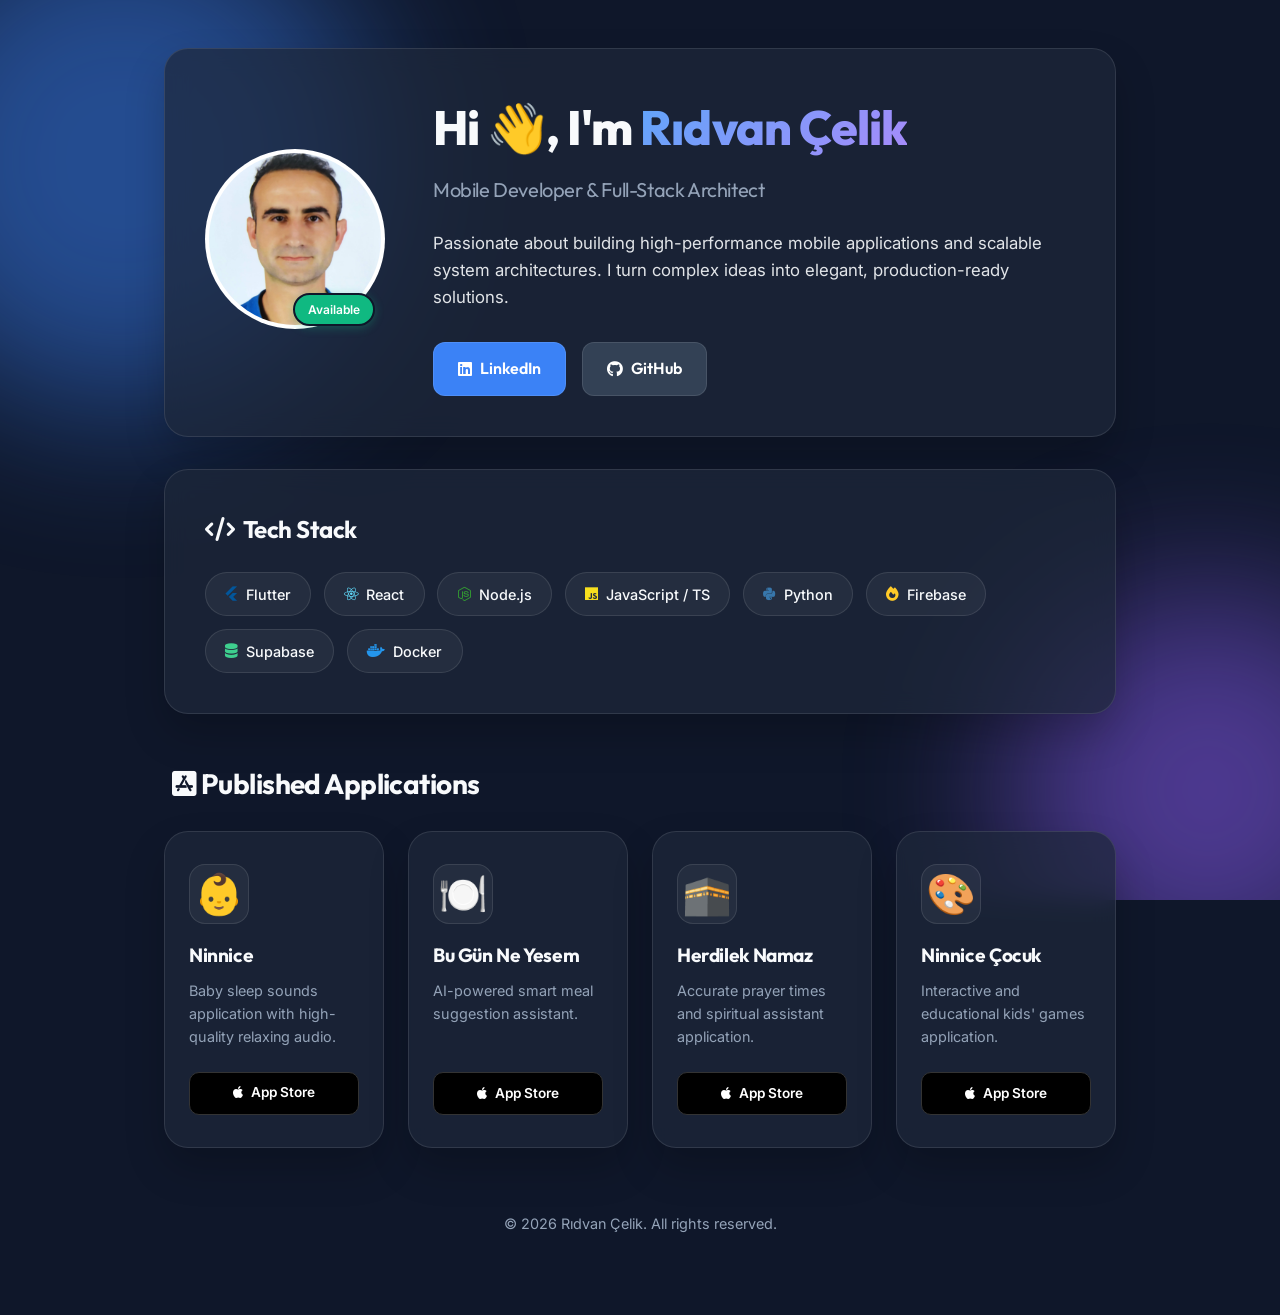
<file: index.html>
<!DOCTYPE html>
<html lang="en">
<head>
    <meta charset="UTF-8">
    <meta name="viewport" content="width=device-width, initial-scale=1.0">
    <title>Rıdvan Çelik | Mobile Developer & Full-Stack Architect</title>
    <meta name="description" content="Portfolio of Rıdvan Çelik, a Software Engineer specializing in high-performance mobile applications and scalable system architectures.">
    
    <!-- Open Graph / Social Media Meta Tags -->
    <meta property="og:title" content="Rıdvan Çelik | Mobile Developer & Full-Stack Architect">
    <meta property="og:description" content="Explore my portfolio, App Store projects, and full-stack system architectures.">
    <meta property="og:type" content="website">
    <meta property="og:url" content="https://ridvance.github.io/">
    <meta property="og:image" content="https://ridvance.github.io/assets/profile.png">
    
    <!-- Google Fonts -->
    <link rel="preconnect" href="https://fonts.googleapis.com">
    <link rel="preconnect" href="https://fonts.gstatic.com" crossorigin>
    <link href="https://fonts.googleapis.com/css2?family=Outfit:wght@300;400;600;800&family=Inter:wght@400;500&display=swap" rel="stylesheet">
    
    <!-- Icons -->
    <link rel="stylesheet" href="https://cdnjs.cloudflare.com/ajax/libs/font-awesome/6.4.0/css/all.min.css">
    
    <!-- Styles -->
    <link rel="stylesheet" href="style.css">
</head>
<body>
    <div class="blob-c">
        <div class="blob blob-1"></div>
        <div class="blob blob-2"></div>
    </div>

    <div class="container">
        <!-- Hero Section -->
        <header class="hero glass-panel fade-in">
            <div class="hero-content">
                <div class="profile-img-container">
                    <img src="assets/profile.png" alt="Rıdvan Çelik" class="profile-img">
                    <div class="status-badge">Available</div>
                </div>
                <div class="hero-text">
                    <h1>Hi 👋, I'm <span class="highlight">Rıdvan Çelik</span></h1>
                    <h2 class="subtitle">Mobile Developer & Full-Stack Architect</h2>
                    <p class="bio">Passionate about building high-performance mobile applications and scalable system architectures. I turn complex ideas into elegant, production-ready solutions.</p>
                    
                    <div class="social-links">
                        <a href="https://www.linkedin.com/in/ridvancelik-architect/" target="_blank" class="btn btn-primary">
                            <i class="fa-brands fa-linkedin"></i> LinkedIn
                        </a>
                        <a href="https://github.com/Ridvance" target="_blank" class="btn btn-secondary">
                            <i class="fa-brands fa-github"></i> GitHub
                        </a>
                    </div>
                </div>
            </div>
        </header>

        <!-- Tech Stack -->
        <section class="tech-stack glass-panel fade-in slide-up delay-1">
            <h3><i class="fa-solid fa-code"></i> Tech Stack</h3>
            <div class="skills-grid">
                <div class="skill-tag"><i class="fa-brands fa-flutter" style="color: #02569B;"></i> Flutter</div>
                <div class="skill-tag"><i class="fa-brands fa-react" style="color: #61DAFB;"></i> React</div>
                <div class="skill-tag"><i class="fa-brands fa-node-js" style="color: #339933;"></i> Node.js</div>
                <div class="skill-tag"><i class="fa-brands fa-js" style="color: #F7DF1E;"></i> JavaScript / TS</div>
                <div class="skill-tag"><i class="fa-brands fa-python" style="color: #3776AB;"></i> Python</div>
                <div class="skill-tag"><i class="fa-solid fa-fire" style="color: #FFCA28;"></i> Firebase</div>
                <div class="skill-tag"><i class="fa-solid fa-database" style="color: #3ECF8E;"></i> Supabase</div>
                <div class="skill-tag"><i class="fa-brands fa-docker" style="color: #2496ED;"></i> Docker</div>
            </div>
        </section>

        <!-- Apps Section -->
        <section class="apps-section fade-in slide-up delay-2">
            <h3><i class="fa-brands fa-app-store-ios"></i> Published Applications</h3>
            <div class="apps-grid">
                
                <!-- App Card 1 -->
                <div class="app-card glass-panel">
                    <div class="app-icon">👶</div>
                    <h4>Ninnice</h4>
                    <p>Baby sleep sounds application with high-quality relaxing audio.</p>
                    <a href="https://apps.apple.com/tr/app/ninnice-bebek-uyku-sesi/id6759451773" target="_blank" class="app-store-btn">
                        <i class="fa-brands fa-apple"></i> App Store
                    </a>
                </div>

                <!-- App Card 2 -->
                <div class="app-card glass-panel">
                    <div class="app-icon">🍽️</div>
                    <h4>Bu Gün Ne Yesem</h4>
                    <p>AI-powered smart meal suggestion assistant.</p>
                    <a href="https://apps.apple.com/tr/app/bu-g%C3%BCn-ne-yesem/id6760208030" target="_blank" class="app-store-btn">
                        <i class="fa-brands fa-apple"></i> App Store
                    </a>
                </div>

                <!-- App Card 3 -->
                <div class="app-card glass-panel">
                    <div class="app-icon">🕋</div>
                    <h4>Herdilek Namaz</h4>
                    <p>Accurate prayer times and spiritual assistant application.</p>
                    <a href="https://apps.apple.com/tr/app/herdilek-namaz-vakti/id6783141129" target="_blank" class="app-store-btn">
                        <i class="fa-brands fa-apple"></i> App Store
                    </a>
                </div>

                <!-- App Card 4 -->
                <div class="app-card glass-panel">
                    <div class="app-icon">🎨</div>
                    <h4>Ninnice Çocuk</h4>
                    <p>Interactive and educational kids' games application.</p>
                    <a href="https://apps.apple.com/tr/app/ninnice-%C3%A7ocuk-oyunlar%C4%B1/id6783907406" target="_blank" class="app-store-btn">
                        <i class="fa-brands fa-apple"></i> App Store
                    </a>
                </div>

            </div>
        </section>

        <!-- Footer -->
        <footer>
            <p>© 2026 Rıdvan Çelik. All rights reserved.</p>
        </footer>
    </div>

    <script src="script.js"></script>
</body>
</html>
</file>
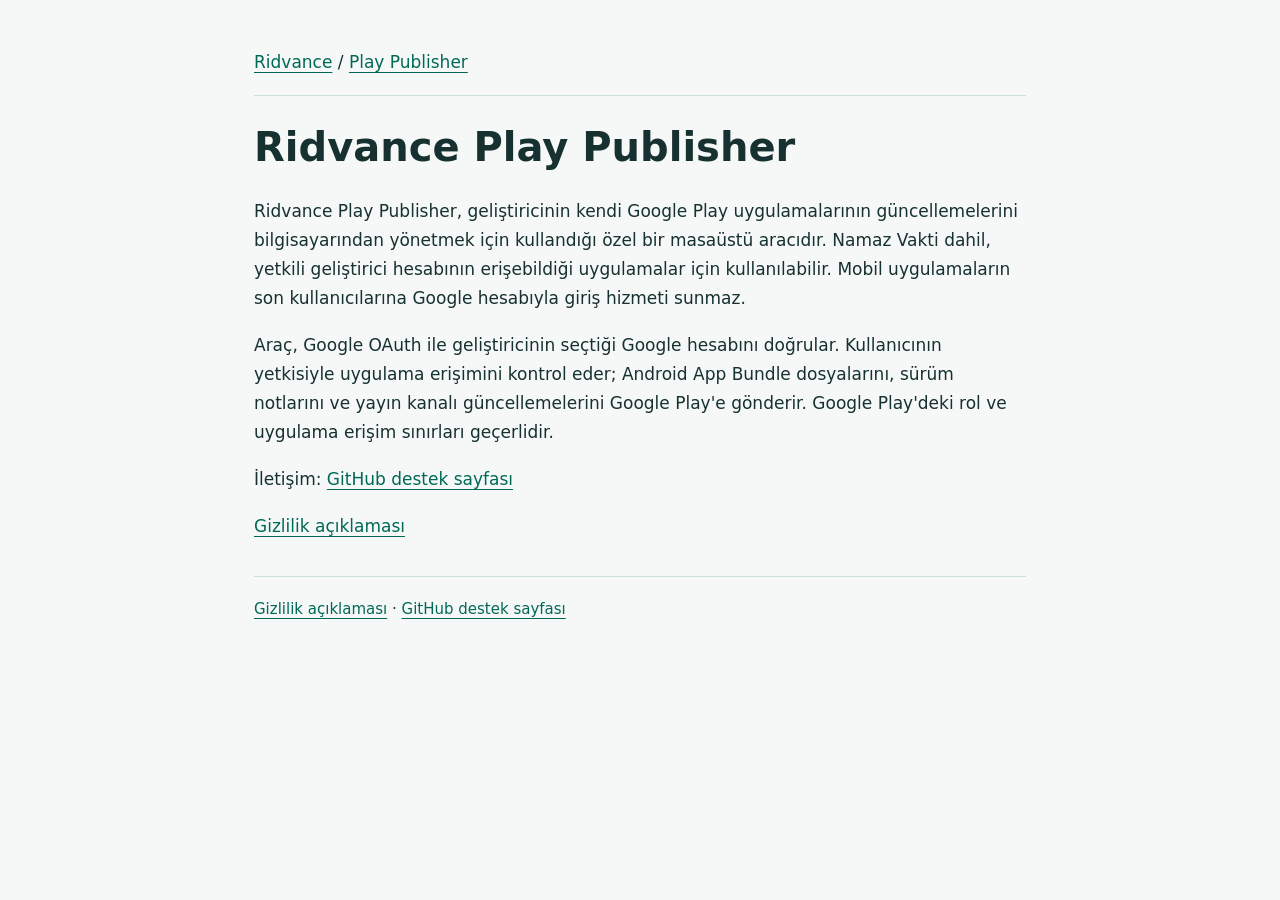
<file: play-publisher/index.html>
<!doctype html>
<html lang="tr"><head><meta charset="utf-8"><meta name="viewport" content="width=device-width,initial-scale=1"><title>Ridvance Play Publisher</title><meta name="description" content="Ridvance Play Publisher masaüstü yayınlama aracının tanıtımı ve veri kullanımı."><style>*{box-sizing:border-box}body{margin:0;background:#f6f8f8;color:#16312f;font:17px/1.7 system-ui,sans-serif}main{max-width:820px;margin:0 auto;padding:48px 24px}h1{font-size:clamp(28px,5vw,40px);line-height:1.2}h2{font-size:23px;margin-top:36px}p{margin:18px 0}a{color:#006956;text-underline-offset:4px}header,footer{border-bottom:1px solid #cdded9;padding-bottom:18px}footer{border:0;border-top:1px solid #cdded9;margin-top:36px;padding-top:20px;font-size:15px}code{overflow-wrap:anywhere}</style></head><body><main><header><a href="/">Ridvance</a> / <a href="index.html">Play Publisher</a></header><h1>Ridvance Play Publisher</h1><p>Ridvance Play Publisher, geliştiricinin kendi Google Play uygulamalarının güncellemelerini bilgisayarından yönetmek için kullandığı özel bir masaüstü aracıdır. Namaz Vakti dahil, yetkili geliştirici hesabının erişebildiği uygulamalar için kullanılabilir. Mobil uygulamaların son kullanıcılarına Google hesabıyla giriş hizmeti sunmaz.</p><p>Araç, Google OAuth ile geliştiricinin seçtiği Google hesabını doğrular. Kullanıcının yetkisiyle uygulama erişimini kontrol eder; Android App Bundle dosyalarını, sürüm notlarını ve yayın kanalı güncellemelerini Google Play&#x27;e gönderir. Google Play&#x27;deki rol ve uygulama erişim sınırları geçerlidir.</p><p>İletişim: <a href="https://github.com/Ridvance/Ridvance.github.io/issues">GitHub destek sayfası</a></p><p><a href="privacy.html">Gizlilik açıklaması</a></p><footer><a href="privacy.html">Gizlilik açıklaması</a> · <a href="https://github.com/Ridvance/Ridvance.github.io/issues">GitHub destek sayfası</a></footer></main></body></html>
</file>
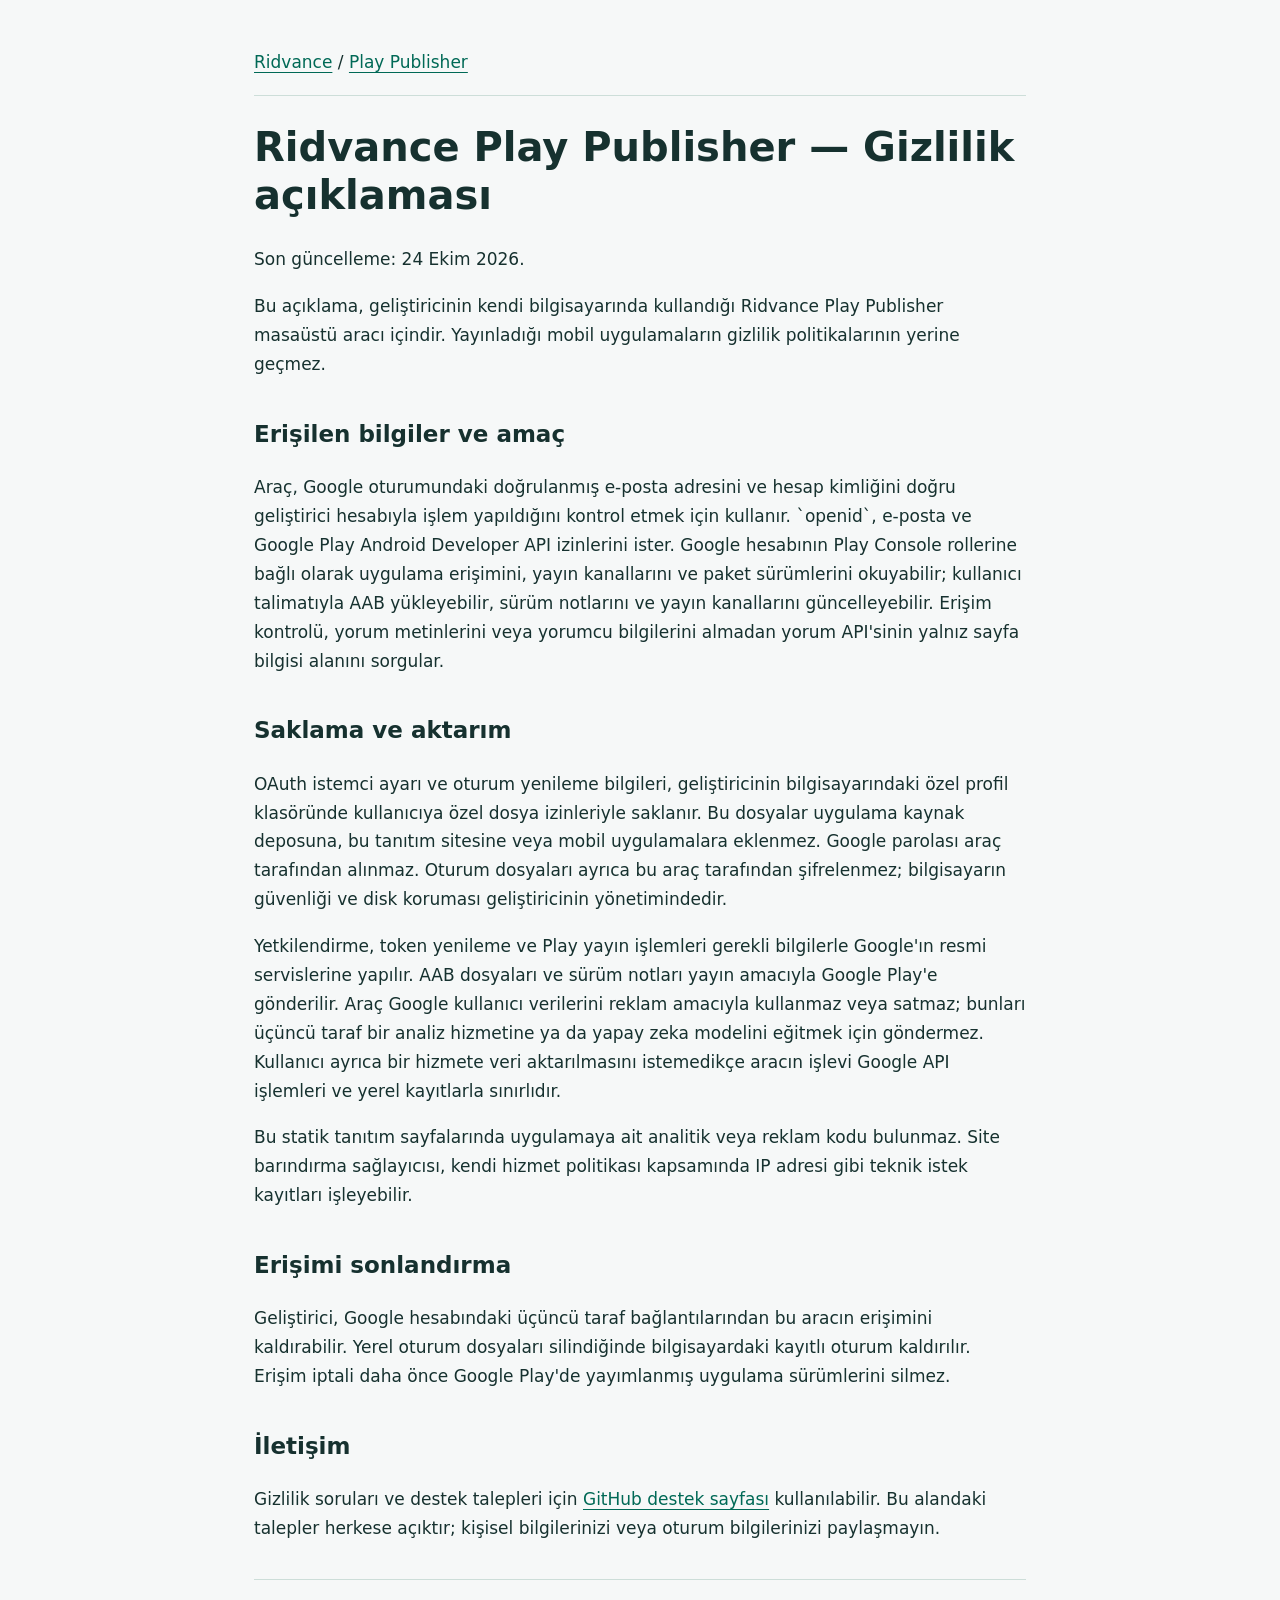
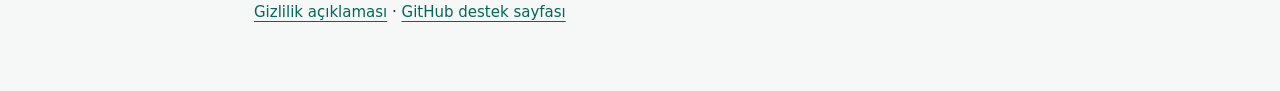
<file: play-publisher/privacy.html>
<!doctype html>
<html lang="tr"><head><meta charset="utf-8"><meta name="viewport" content="width=device-width,initial-scale=1"><title>Ridvance Play Publisher — Gizlilik açıklaması</title><meta name="description" content="Ridvance Play Publisher masaüstü yayınlama aracının tanıtımı ve veri kullanımı."><style>*{box-sizing:border-box}body{margin:0;background:#f6f8f8;color:#16312f;font:17px/1.7 system-ui,sans-serif}main{max-width:820px;margin:0 auto;padding:48px 24px}h1{font-size:clamp(28px,5vw,40px);line-height:1.2}h2{font-size:23px;margin-top:36px}p{margin:18px 0}a{color:#006956;text-underline-offset:4px}header,footer{border-bottom:1px solid #cdded9;padding-bottom:18px}footer{border:0;border-top:1px solid #cdded9;margin-top:36px;padding-top:20px;font-size:15px}code{overflow-wrap:anywhere}</style></head><body><main><header><a href="/">Ridvance</a> / <a href="index.html">Play Publisher</a></header><h1>Ridvance Play Publisher — Gizlilik açıklaması</h1><p>Son güncelleme: 24 Ekim 2026.</p><p>Bu açıklama, geliştiricinin kendi bilgisayarında kullandığı Ridvance Play Publisher masaüstü aracı içindir. Yayınladığı mobil uygulamaların gizlilik politikalarının yerine geçmez.</p><h2>Erişilen bilgiler ve amaç</h2><p>Araç, Google oturumundaki doğrulanmış e-posta adresini ve hesap kimliğini doğru geliştirici hesabıyla işlem yapıldığını kontrol etmek için kullanır. `openid`, e-posta ve Google Play Android Developer API izinlerini ister. Google hesabının Play Console rollerine bağlı olarak uygulama erişimini, yayın kanallarını ve paket sürümlerini okuyabilir; kullanıcı talimatıyla AAB yükleyebilir, sürüm notlarını ve yayın kanallarını güncelleyebilir. Erişim kontrolü, yorum metinlerini veya yorumcu bilgilerini almadan yorum API&#x27;sinin yalnız sayfa bilgisi alanını sorgular.</p><h2>Saklama ve aktarım</h2><p>OAuth istemci ayarı ve oturum yenileme bilgileri, geliştiricinin bilgisayarındaki özel profil klasöründe kullanıcıya özel dosya izinleriyle saklanır. Bu dosyalar uygulama kaynak deposuna, bu tanıtım sitesine veya mobil uygulamalara eklenmez. Google parolası araç tarafından alınmaz. Oturum dosyaları ayrıca bu araç tarafından şifrelenmez; bilgisayarın güvenliği ve disk koruması geliştiricinin yönetimindedir.</p><p>Yetkilendirme, token yenileme ve Play yayın işlemleri gerekli bilgilerle Google&#x27;ın resmi servislerine yapılır. AAB dosyaları ve sürüm notları yayın amacıyla Google Play&#x27;e gönderilir. Araç Google kullanıcı verilerini reklam amacıyla kullanmaz veya satmaz; bunları üçüncü taraf bir analiz hizmetine ya da yapay zeka modelini eğitmek için göndermez. Kullanıcı ayrıca bir hizmete veri aktarılmasını istemedikçe aracın işlevi Google API işlemleri ve yerel kayıtlarla sınırlıdır.</p><p>Bu statik tanıtım sayfalarında uygulamaya ait analitik veya reklam kodu bulunmaz. Site barındırma sağlayıcısı, kendi hizmet politikası kapsamında IP adresi gibi teknik istek kayıtları işleyebilir.</p><h2>Erişimi sonlandırma</h2><p>Geliştirici, Google hesabındaki üçüncü taraf bağlantılarından bu aracın erişimini kaldırabilir. Yerel oturum dosyaları silindiğinde bilgisayardaki kayıtlı oturum kaldırılır. Erişim iptali daha önce Google Play&#x27;de yayımlanmış uygulama sürümlerini silmez.</p><h2>İletişim</h2><p>Gizlilik soruları ve destek talepleri için <a href="https://github.com/Ridvance/Ridvance.github.io/issues">GitHub destek sayfası</a> kullanılabilir. Bu alandaki talepler herkese açıktır; kişisel bilgilerinizi veya oturum bilgilerinizi paylaşmayın.</p><footer><a href="privacy.html">Gizlilik açıklaması</a> · <a href="https://github.com/Ridvance/Ridvance.github.io/issues">GitHub destek sayfası</a></footer></main></body></html>
</file>
<file: style.css>
:root {
    --bg-color: #0f172a;
    --glass-bg: rgba(30, 41, 59, 0.7);
    --glass-border: rgba(255, 255, 255, 0.1);
    --text-main: #f8fafc;
    --text-muted: #94a3b8;
    --primary: #3b82f6;
    --primary-hover: #2563eb;
    --secondary: #334155;
    --secondary-hover: #475569;
    --accent-1: #3b82f6;
    --accent-2: #8b5cf6;
}

* {
    margin: 0;
    padding: 0;
    box-sizing: border-box;
}

body {
    font-family: 'Inter', sans-serif;
    background-color: var(--bg-color);
    color: var(--text-main);
    line-height: 1.6;
    min-height: 100vh;
    overflow-x: hidden;
    position: relative;
}

h1, h2, h3, h4 {
    font-family: 'Outfit', sans-serif;
    letter-spacing: -0.02em;
}

/* Background Blobs for Glassmorphism effect */
.blob-c {
    position: fixed;
    top: 0;
    left: 0;
    width: 100vw;
    height: 100vh;
    z-index: -1;
    overflow: hidden;
    pointer-events: none;
}

.blob {
    position: absolute;
    filter: blur(80px);
    opacity: 0.5;
    border-radius: 50%;
    animation: float 20s infinite alternate ease-in-out;
}

.blob-1 {
    top: -10%;
    left: -10%;
    width: 500px;
    height: 500px;
    background: var(--accent-1);
}

.blob-2 {
    bottom: -10%;
    right: -10%;
    width: 400px;
    height: 400px;
    background: var(--accent-2);
    animation-delay: -5s;
}

@keyframes float {
    0% { transform: translate(0, 0) scale(1); }
    100% { transform: translate(50px, 50px) scale(1.1); }
}

/* Layout */
.container {
    max-width: 1000px;
    margin: 0 auto;
    padding: 3rem 1.5rem;
}

/* Glassmorphism Panel */
.glass-panel {
    background: var(--glass-bg);
    backdrop-filter: blur(12px);
    -webkit-backdrop-filter: blur(12px);
    border: 1px solid var(--glass-border);
    border-radius: 24px;
    padding: 2.5rem;
    box-shadow: 0 20px 40px rgba(0, 0, 0, 0.2);
    transition: transform 0.3s ease, border-color 0.3s ease;
}

/* Hero Section */
.hero {
    margin-bottom: 2rem;
}

.hero-content {
    display: flex;
    align-items: center;
    gap: 3rem;
}

.profile-img-container {
    position: relative;
    flex-shrink: 0;
}

.profile-img {
    width: 180px;
    height: 180px;
    border-radius: 50%;
    object-fit: cover;
    border: 4px solid var(--glass-border);
    background-color: white;
}

.status-badge {
    position: absolute;
    bottom: 10px;
    right: 10px;
    background: #10b981;
    color: white;
    font-size: 0.75rem;
    font-weight: 600;
    padding: 0.3rem 0.8rem;
    border-radius: 20px;
    border: 2px solid var(--bg-color);
    box-shadow: 0 2px 10px rgba(16, 185, 129, 0.3);
}

.hero-text h1 {
    font-size: 3rem;
    font-weight: 800;
    margin-bottom: 0.5rem;
}

.highlight {
    background: linear-gradient(135deg, #60a5fa, #a78bfa);
    -webkit-background-clip: text;
    -webkit-text-fill-color: transparent;
}

.subtitle {
    font-size: 1.25rem;
    color: var(--text-muted);
    font-weight: 400;
    margin-bottom: 1.5rem;
}

.bio {
    font-size: 1.05rem;
    color: var(--text-main);
    margin-bottom: 2rem;
    opacity: 0.9;
}

/* Buttons */
.social-links {
    display: flex;
    gap: 1rem;
}

.btn {
    display: inline-flex;
    align-items: center;
    gap: 0.5rem;
    padding: 0.8rem 1.5rem;
    border-radius: 12px;
    font-family: 'Outfit', sans-serif;
    font-weight: 600;
    text-decoration: none;
    transition: all 0.2s ease;
    cursor: pointer;
}

.btn-primary {
    background: var(--primary);
    color: white;
    border: 1px solid rgba(255, 255, 255, 0.1);
}

.btn-primary:hover {
    background: var(--primary-hover);
    transform: translateY(-2px);
}

.btn-secondary {
    background: var(--secondary);
    color: white;
    border: 1px solid var(--glass-border);
}

.btn-secondary:hover {
    background: var(--secondary-hover);
    transform: translateY(-2px);
}

/* Tech Stack */
.tech-stack {
    margin-bottom: 3rem;
}

.tech-stack h3 {
    font-size: 1.5rem;
    margin-bottom: 1.5rem;
    display: flex;
    align-items: center;
    gap: 0.5rem;
}

.skills-grid {
    display: flex;
    flex-wrap: wrap;
    gap: 0.8rem;
}

.skill-tag {
    background: rgba(255, 255, 255, 0.05);
    border: 1px solid var(--glass-border);
    padding: 0.6rem 1.2rem;
    border-radius: 30px;
    font-size: 0.9rem;
    font-weight: 500;
    display: flex;
    align-items: center;
    gap: 0.5rem;
    transition: all 0.3s ease;
}

.skill-tag:hover {
    background: rgba(255, 255, 255, 0.1);
    transform: translateY(-2px);
    border-color: rgba(255, 255, 255, 0.3);
}

/* Apps Section */
.apps-section h3 {
    font-size: 1.75rem;
    margin-bottom: 1.5rem;
    padding-left: 0.5rem;
}

.apps-grid {
    display: grid;
    grid-template-columns: repeat(auto-fit, minmax(220px, 1fr));
    gap: 1.5rem;
}

.app-card {
    padding: 2rem 1.5rem;
    display: flex;
    flex-direction: column;
    align-items: flex-start;
}

.app-card:hover {
    transform: translateY(-5px);
    border-color: rgba(255, 255, 255, 0.2);
}

.app-icon {
    font-size: 2.5rem;
    margin-bottom: 1rem;
    background: rgba(255,255,255,0.05);
    width: 60px;
    height: 60px;
    display: flex;
    align-items: center;
    justify-content: center;
    border-radius: 16px;
    border: 1px solid var(--glass-border);
}

.app-card h4 {
    font-size: 1.2rem;
    margin-bottom: 0.5rem;
}

.app-card p {
    font-size: 0.9rem;
    color: var(--text-muted);
    margin-bottom: 1.5rem;
    flex-grow: 1;
}

.app-store-btn {
    display: inline-flex;
    align-items: center;
    gap: 0.5rem;
    padding: 0.6rem 1rem;
    background: #000;
    color: white;
    text-decoration: none;
    border-radius: 10px;
    font-size: 0.85rem;
    font-weight: 600;
    border: 1px solid #333;
    transition: all 0.2s ease;
    width: 100%;
    justify-content: center;
}

.app-store-btn:hover {
    background: #1a1a1a;
    border-color: #444;
}

/* Footer */
footer {
    margin-top: 4rem;
    text-align: center;
    color: var(--text-muted);
    font-size: 0.9rem;
    padding-bottom: 2rem;
}

/* Animations */
.fade-in {
    opacity: 0;
    transform: translateY(20px);
}

.fade-in.visible {
    opacity: 1;
    transform: translateY(0);
    transition: opacity 0.8s ease, transform 0.8s cubic-bezier(0.16, 1, 0.3, 1);
}

.delay-1 { transition-delay: 0.1s; }
.delay-2 { transition-delay: 0.2s; }

/* Responsive */
@media (max-width: 768px) {
    .hero-content {
        flex-direction: column;
        text-align: center;
        gap: 1.5rem;
    }

    .hero-text h1 {
        font-size: 2.5rem;
    }

    .social-links {
        justify-content: center;
    }

    .skills-grid {
        justify-content: center;
    }
}
</file>
